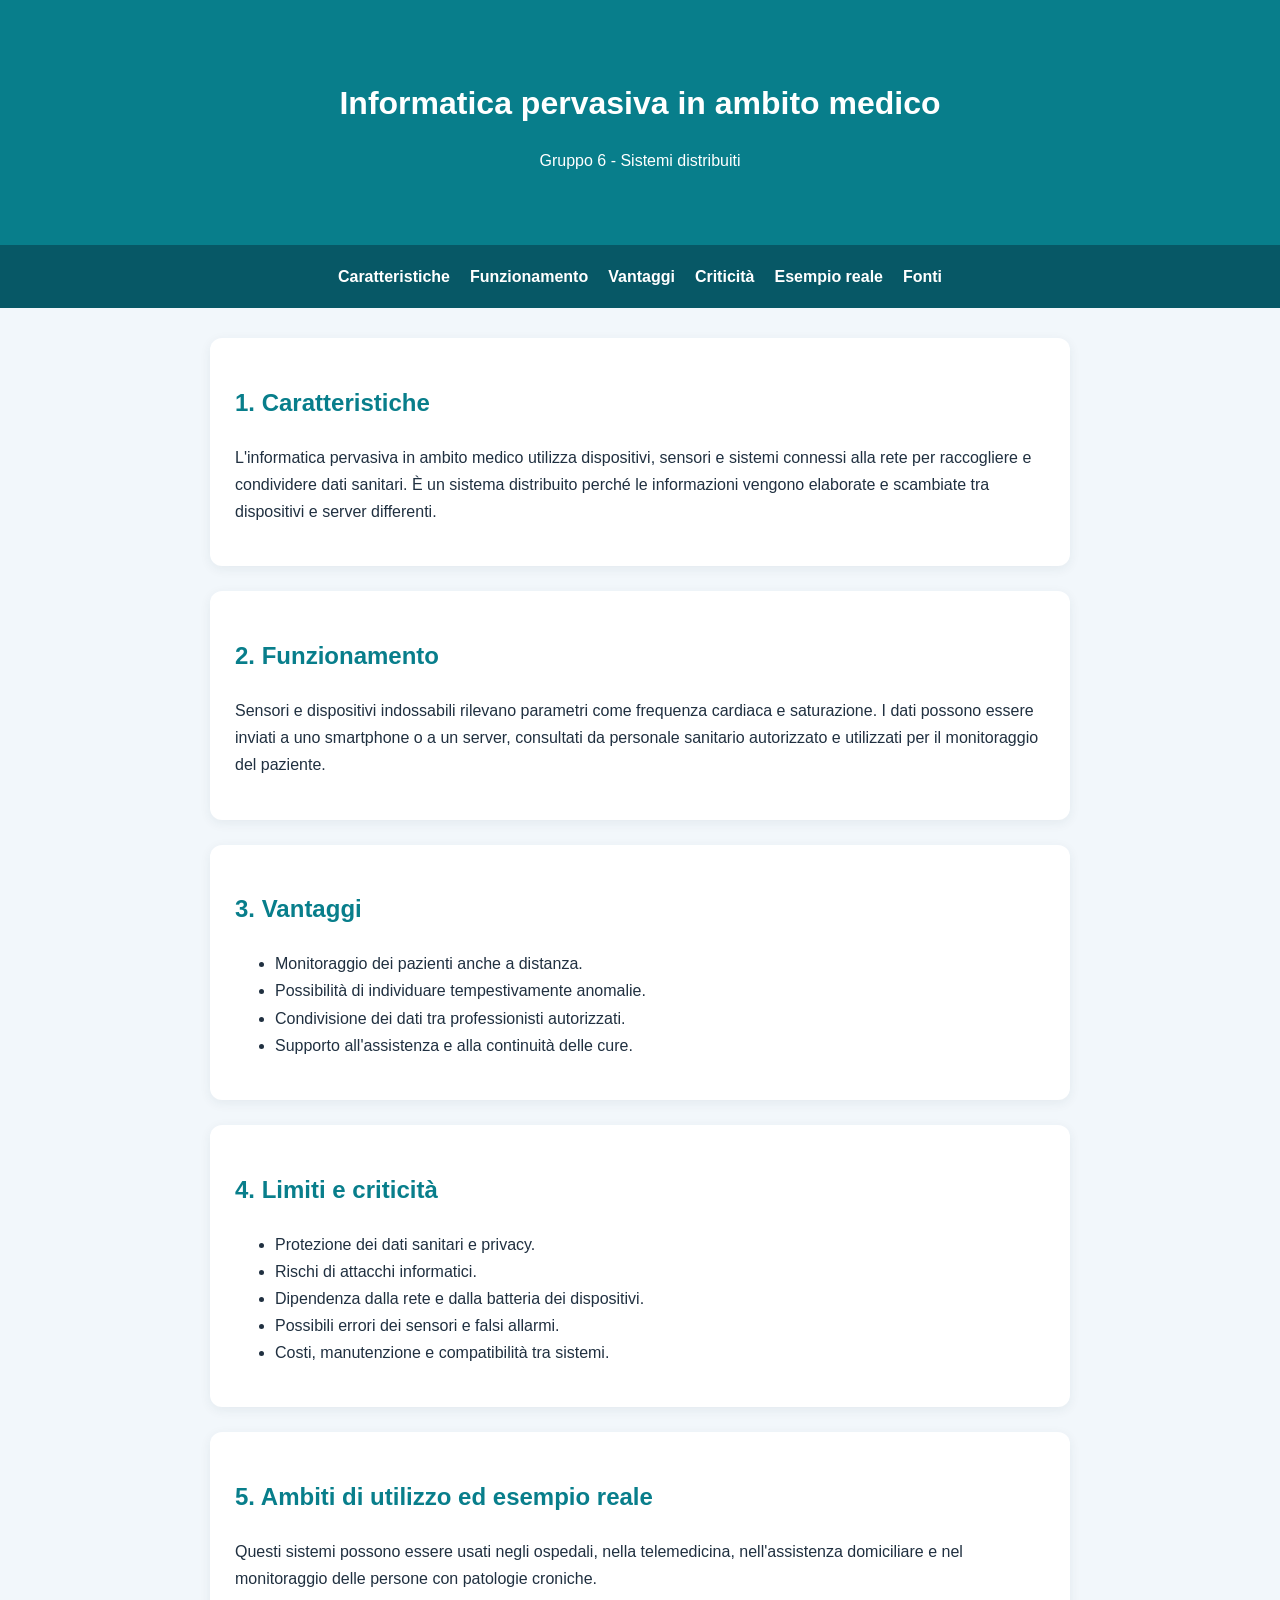
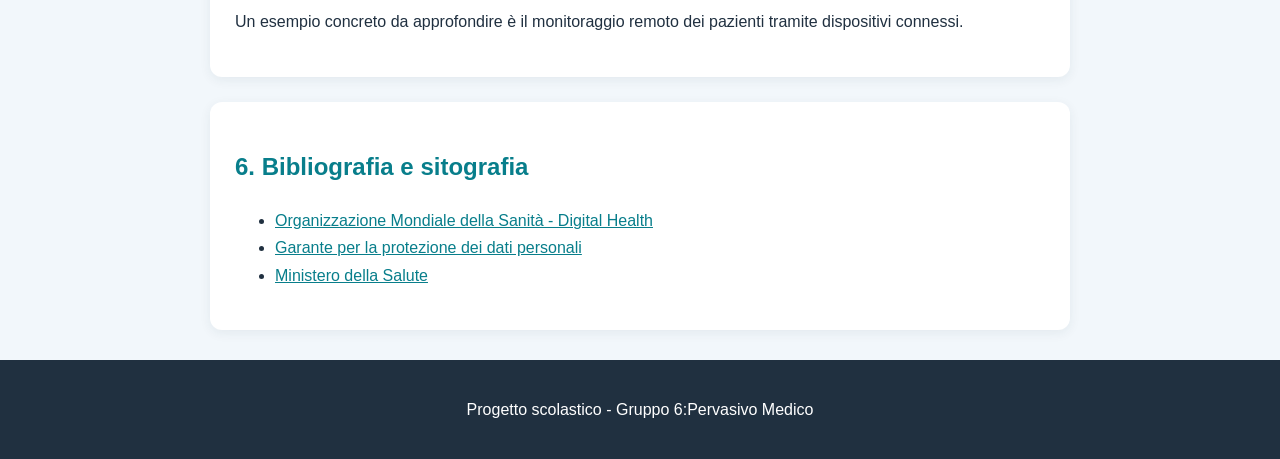
<file: index.html>
<!DOCTYPE html>
<html lang="it">
<head>
  <meta charset="UTF-8">
  <meta name="viewport" content="width=device-width, initial-scale=1.0">
  <title>Informatica pervasiva: in ambito medico</title>
  <link rel="stylesheet" href="style.css">
</head>
<body>
  <header>
    <h1>Informatica pervasiva in ambito medico</h1>
    <p>Gruppo 6 - Sistemi distribuiti</p>
  </header>

  <nav>
    <a href="#caratteristiche">Caratteristiche</a>
    <a href="#funzionamento">Funzionamento</a>
    <a href="#vantaggi">Vantaggi</a>
    <a href="#criticita">Criticità</a>
    <a href="#esempio">Esempio reale</a>
    <a href="#fonti">Fonti</a>
  </nav>

  <main>
    <section id="caratteristiche">
      <h2>1. Caratteristiche</h2>
      <p>
        L'informatica pervasiva in ambito medico utilizza dispositivi,
        sensori e sistemi connessi alla rete per raccogliere e condividere
        dati sanitari. È un sistema distribuito perché le informazioni
        vengono elaborate e scambiate tra dispositivi e server differenti.
      </p>
    </section>

    <section id="funzionamento">
      <h2>2. Funzionamento</h2>
      <p>
        Sensori e dispositivi indossabili rilevano parametri come
        frequenza cardiaca e saturazione. I dati possono essere inviati
        a uno smartphone o a un server, consultati da personale sanitario
        autorizzato e utilizzati per il monitoraggio del paziente.
      </p>
    </section>

    <section id="vantaggi">
      <h2>3. Vantaggi</h2>
      <ul>
        <li>Monitoraggio dei pazienti anche a distanza.</li>
        <li>Possibilità di individuare tempestivamente anomalie.</li>
        <li>Condivisione dei dati tra professionisti autorizzati.</li>
        <li>Supporto all'assistenza e alla continuità delle cure.</li>
      </ul>
    </section>

    <section id="criticita">
      <h2>4. Limiti e criticità</h2>
      <ul>
        <li>Protezione dei dati sanitari e privacy.</li>
        <li>Rischi di attacchi informatici.</li>
        <li>Dipendenza dalla rete e dalla batteria dei dispositivi.</li>
        <li>Possibili errori dei sensori e falsi allarmi.</li>
        <li>Costi, manutenzione e compatibilità tra sistemi.</li>
      </ul>
    </section>

    <section id="esempio">
      <h2>5. Ambiti di utilizzo ed esempio reale</h2>
      <p>
        Questi sistemi possono essere usati negli ospedali,
        nella telemedicina, nell'assistenza domiciliare e nel
        monitoraggio delle persone con patologie croniche.
      </p>
      <p>
        Un esempio concreto da approfondire è il monitoraggio
        remoto dei pazienti tramite dispositivi connessi.
      </p>
    </section>

    <section id="fonti">
      <h2>6. Bibliografia e sitografia</h2>
      <ul>
        <li><a href="https://www.who.int/health-topics/digital-health">
          Organizzazione Mondiale della Sanità - Digital Health</a></li>
        <li><a href="https://www.garanteprivacy.it/">
          Garante per la protezione dei dati personali</a></li>
        <li><a href="https://www.salute.gov.it/">
          Ministero della Salute</a></li>
      </ul>
    </section>
  </main>

  <footer>
    <p>Progetto scolastico - Gruppo 6:Pervasivo Medico</p>
  </footer>
</body>
</html>
</file>
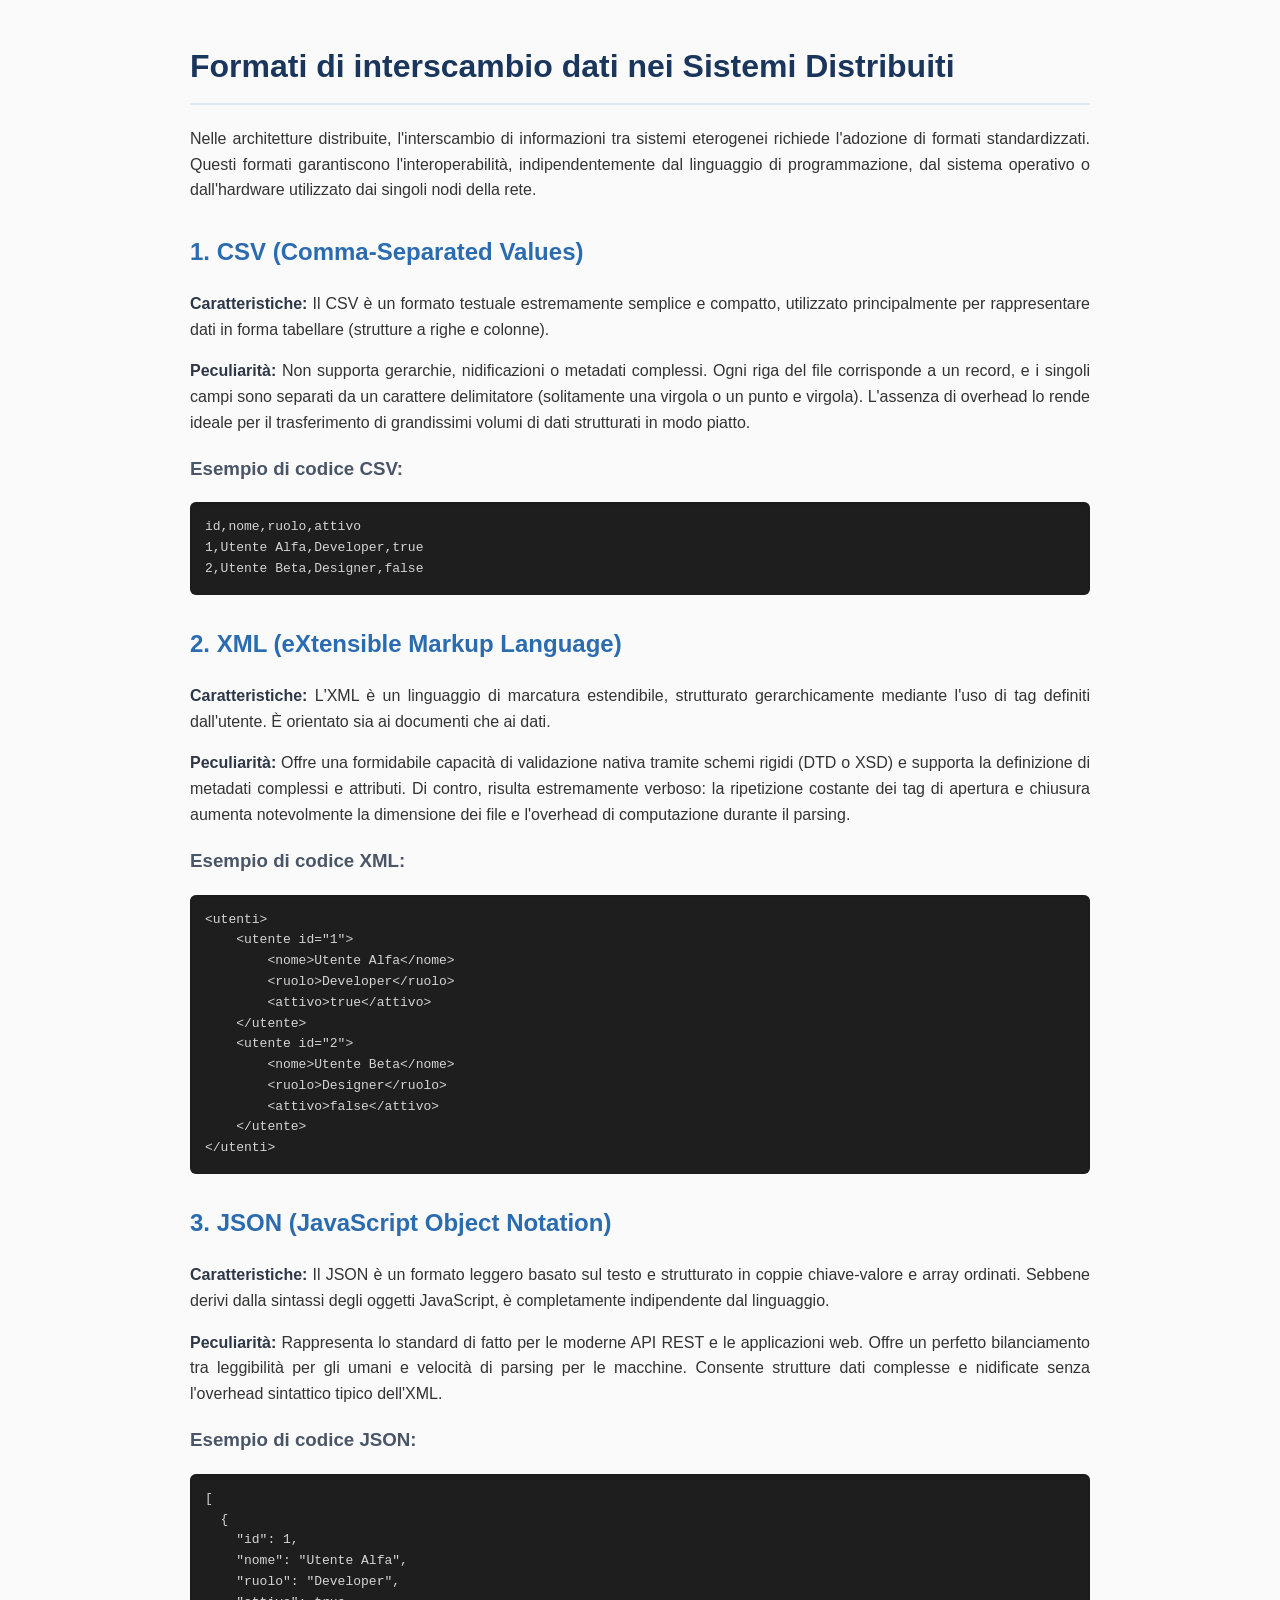
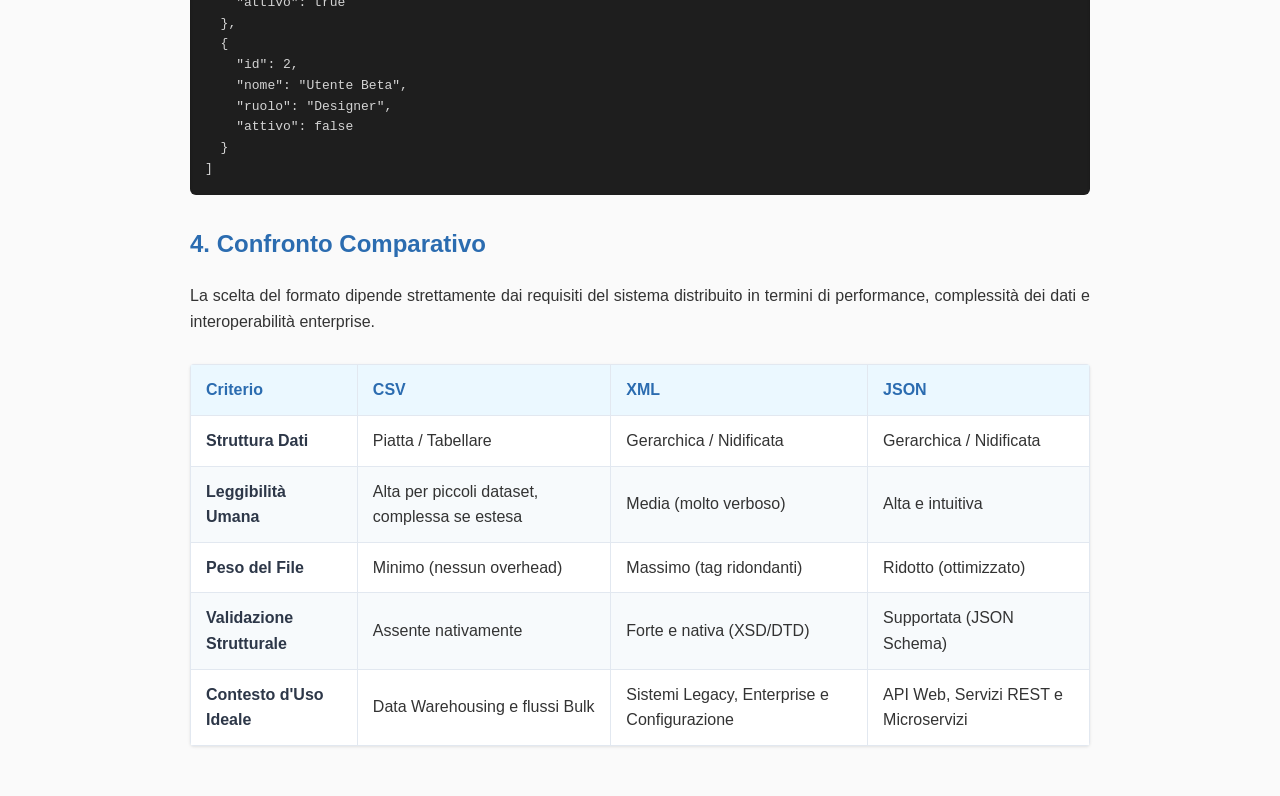
<file: formati-interscambio.html>
<!DOCTYPE html>
<html lang="it">
<head>
    <meta charset="UTF-8">
    <meta name="viewport" content="width=device-width, initial-scale=1.0">
    <title>Formati di interscambio</title>
    <style>
        body { font-family: 'Segoe UI', Tahoma, Geneva, Verdana, sans-serif; line-height: 1.6; max-width: 900px; margin: 0 auto; padding: 20px; color: #333; background-color: #fafafa; }
        h1 { color: #1a365d; border-bottom: 2px solid #e2e8f0; padding-bottom: 10px; }
        h2 { color: #2b6cb0; margin-top: 30px; }
        h3 { color: #4a5568; }
        p { text-align: justify; }
        pre { background: #1e1e1e; color: #d4d4d4; padding: 15px; border-radius: 6px; overflow-x: auto; box-shadow: inset 0 1px 3px rgba(0,0,0,0.2); }
        table { width: 100%; border-collapse: collapse; margin: 30px 0; background: #fff; box-shadow: 0 1px 3px rgba(0,0,0,0.1); border-radius: 4px; overflow: hidden; }
        th, td { border: 1px solid #e2e8f0; padding: 12px 15px; text-align: left; }
        th { background-color: #ebf8ff; color: #2b6cb0; font-weight: bold; }
        tr:nth-child(even) { background-color: #f7fafc; }
        .highlight { font-weight: 600; color: #2d3748; }
    </style>
</head>
<body>

    <h1>Formati di interscambio dati nei Sistemi Distribuiti</h1>
    <p>Nelle architetture distribuite, l'interscambio di informazioni tra sistemi eterogenei richiede l'adozione di formati standardizzati. Questi formati garantiscono l'interoperabilità, indipendentemente dal linguaggio di programmazione, dal sistema operativo o dall'hardware utilizzato dai singoli nodi della rete.</p>

    <!-- Sezione CSV -->
    <h2>1. CSV (Comma-Separated Values)</h2>
    <p><span class="highlight">Caratteristiche:</span> Il CSV è un formato testuale estremamente semplice e compatto, utilizzato principalmente per rappresentare dati in forma tabellare (strutture a righe e colonne).</p>
    <p><span class="highlight">Peculiarità:</span> Non supporta gerarchie, nidificazioni o metadati complessi. Ogni riga del file corrisponde a un record, e i singoli campi sono separati da un carattere delimitatore (solitamente una virgola o un punto e virgola). L'assenza di overhead lo rende ideale per il trasferimento di grandissimi volumi di dati strutturati in modo piatto.</p>
    <h3>Esempio di codice CSV:</h3>
    <pre>id,nome,ruolo,attivo
1,Utente Alfa,Developer,true
2,Utente Beta,Designer,false</pre>

    <!-- Sezione XML -->
    <h2>2. XML (eXtensible Markup Language)</h2>
    <p><span class="highlight">Caratteristiche:</span> L'XML è un linguaggio di marcatura estendibile, strutturato gerarchicamente mediante l'uso di tag definiti dall'utente. È orientato sia ai documenti che ai dati.</p>
    <p><span class="highlight">Peculiarità:</span> Offre una formidabile capacità di validazione nativa tramite schemi rigidi (DTD o XSD) e supporta la definizione di metadati complessi e attributi. Di contro, risulta estremamente verboso: la ripetizione costante dei tag di apertura e chiusura aumenta notevolmente la dimensione dei file e l'overhead di computazione durante il parsing.</p>
    <h3>Esempio di codice XML:</h3>
    <pre>&lt;utenti&gt;
    &lt;utente id="1"&gt;
        &lt;nome&gt;Utente Alfa&lt;/nome&gt;
        &lt;ruolo&gt;Developer&lt;/ruolo&gt;
        &lt;attivo&gt;true&lt;/attivo&gt;
    &lt;/utente&gt;
    &lt;utente id="2"&gt;
        &lt;nome&gt;Utente Beta&lt;/nome&gt;
        &lt;ruolo&gt;Designer&lt;/ruolo&gt;
        &lt;attivo&gt;false&lt;/attivo&gt;
    &lt;/utente&gt;
&lt;/utenti&gt;</pre>

    <!-- Sezione JSON -->
    <h2>3. JSON (JavaScript Object Notation)</h2>
    <p><span class="highlight">Caratteristiche:</span> Il JSON è un formato leggero basato sul testo e strutturato in coppie chiave-valore e array ordinati. Sebbene derivi dalla sintassi degli oggetti JavaScript, è completamente indipendente dal linguaggio.</p>
    <p><span class="highlight">Peculiarità:</span> Rappresenta lo standard di fatto per le moderne API REST e le applicazioni web. Offre un perfetto bilanciamento tra leggibilità per gli umani e velocità di parsing per le macchine. Consente strutture dati complesse e nidificate senza l'overhead sintattico tipico dell'XML.</p>
    <h3>Esempio di codice JSON:</h3>
    <pre>[
  {
    "id": 1,
    "nome": "Utente Alfa",
    "ruolo": "Developer",
    "attivo": true
  },
  {
    "id": 2,
    "nome": "Utente Beta",
    "ruolo": "Designer",
    "attivo": false
  }
]</pre>

    <!-- Sezione Conclusiva di Confronto -->
    <h2>4. Confronto Comparativo</h2>
    <p>La scelta del formato dipende strettamente dai requisiti del sistema distribuito in termini di performance, complessità dei dati e interoperabilità enterprise.</p>
    
    <table>
        <thead>
            <tr>
                <th>Criterio</th>
                <th>CSV</th>
                <th>XML</th>
                <th>JSON</th>
            </tr>
        </thead>
        <tbody>
            <tr>
                <td><span class="highlight">Struttura Dati</span></td>
                <td>Piatta / Tabellare</td>
                <td>Gerarchica / Nidificata</td>
                <td>Gerarchica / Nidificata</td>
            </tr>
            <tr>
                <td><span class="highlight">Leggibilità Umana</span></td>
                <td>Alta per piccoli dataset, complessa se estesa</td>
                <td>Media (molto verboso)</td>
                <td>Alta e intuitiva</td>
            </tr>
            <tr>
                <td><span class="highlight">Peso del File</span></td>
                <td>Minimo (nessun overhead)</td>
                <td>Massimo (tag ridondanti)</td>
                <td>Ridotto (ottimizzato)</td>
            </tr>
            <tr>
                <td><span class="highlight">Validazione Strutturale</span></td>
                <td>Assente nativamente</td>
                <td>Forte e nativa (XSD/DTD)</td>
                <td>Supportata (JSON Schema)</td>
            </tr>
            <tr>
                <td><span class="highlight">Contesto d'Uso Ideale</span></td>
                <td>Data Warehousing e flussi Bulk</td>
                <td>Sistemi Legacy, Enterprise e Configurazione</td>
                <td>API Web, Servizi REST e Microservizi</td>
            </tr>
        </tbody>
    </table>

</body>
</html>
</file>
<file: style.css>
* {
  box-sizing: border-box;
}

html {
  scroll-behavior: smooth;
}

body {
  margin: 0;
  font-family: Arial, sans-serif;
  line-height: 1.7;
  color: #203040;
  background: #f2f7fb;
}

header {
  padding: 55px 20px;
  text-align: center;
  color: white;
  background: #087e8b;
}

header h1 {
  margin-bottom: 10px;
}

nav {
  display: flex;
  justify-content: center;
  flex-wrap: wrap;
  gap: 20px;
  padding: 18px;
  background: #075866;
}

nav a {
  color: white;
  text-decoration: none;
  font-weight: bold;
}

nav a:hover {
  text-decoration: underline;
}

main {
  max-width: 900px;
  margin: 30px auto;
  padding: 0 20px;
}

section {
  margin-bottom: 25px;
  padding: 25px;
  background: white;
  border-radius: 12px;
  box-shadow: 0 3px 12px #17324d12;
}

h2 {
  color: #087e8b;
}

a {
  color: #087e8b;
}

footer {
  padding: 20px;
  text-align: center;
  color: white;
  background: #203040;
}

@media (max-width: 600px) {
  nav {
    gap: 12px;
  }

  section {
    padding: 18px;
  }

  header h1 {
    font-size: 28px;
  }
}
</file>
